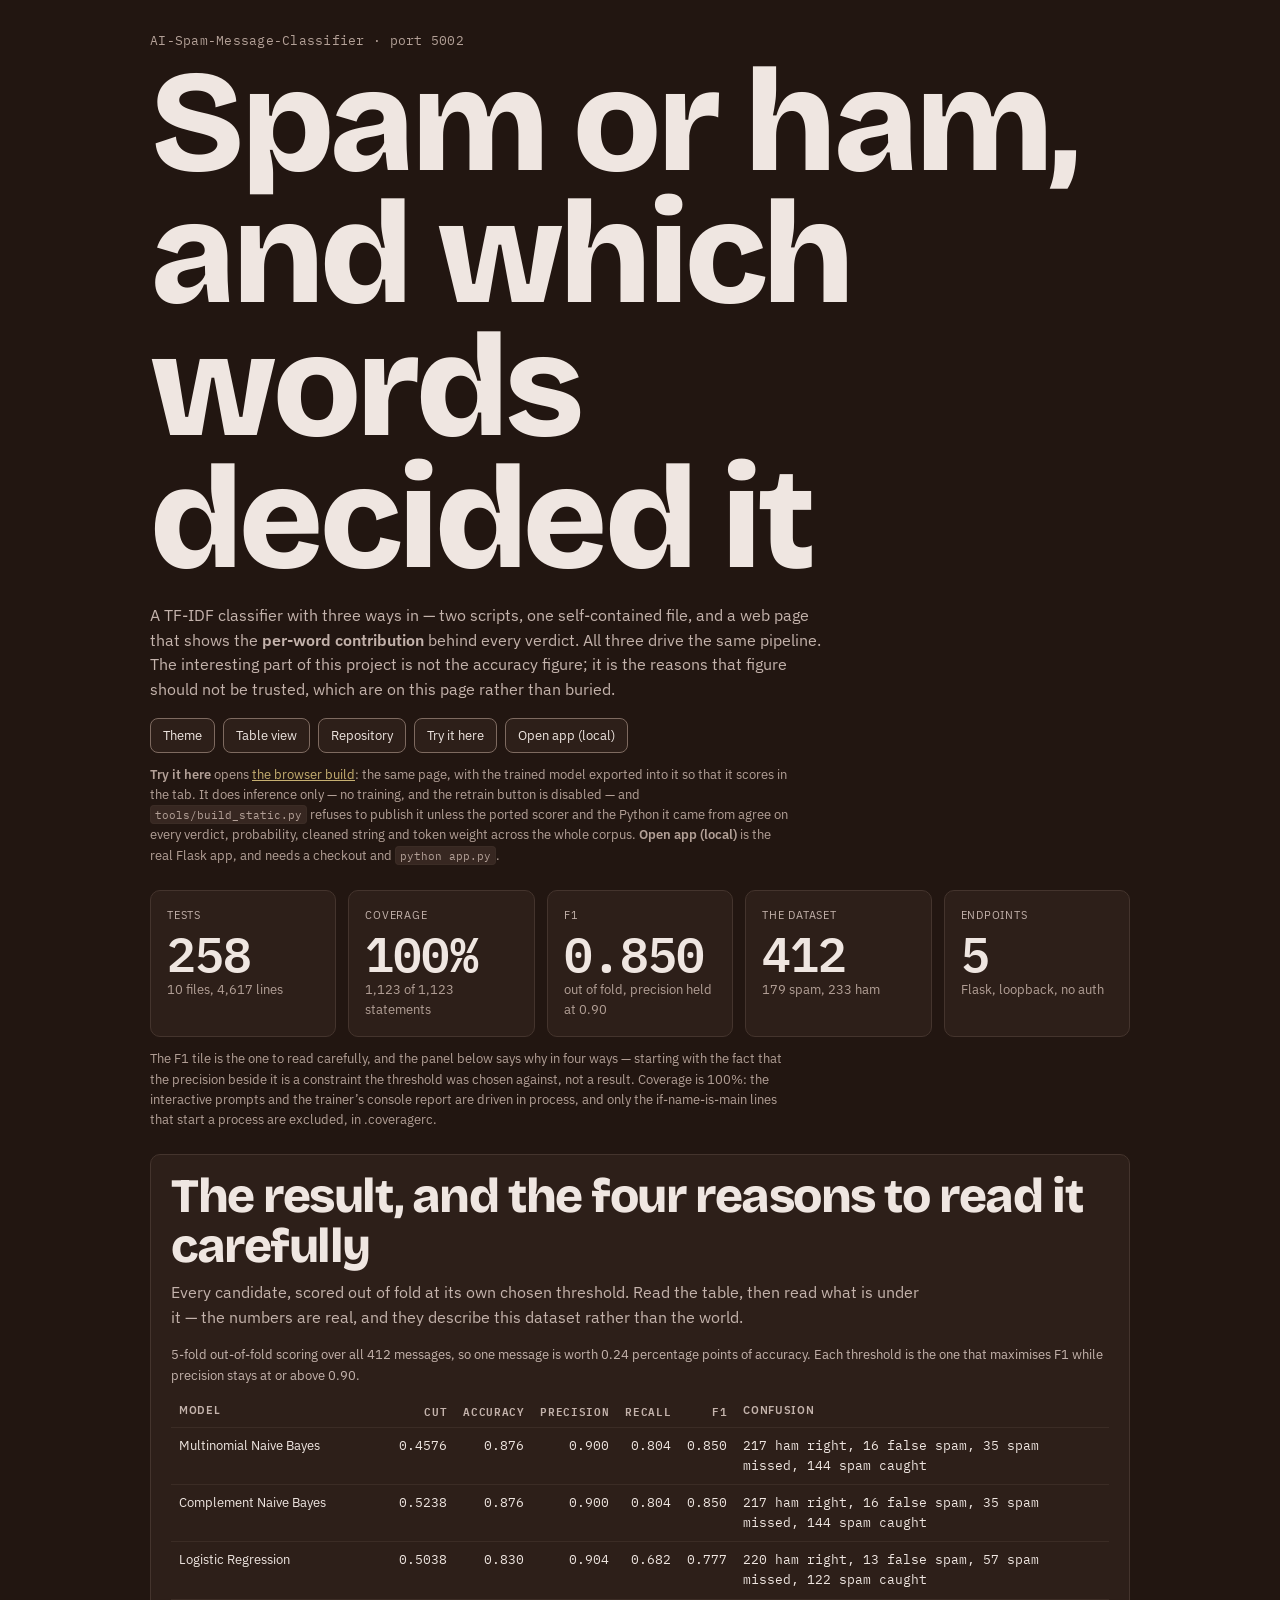
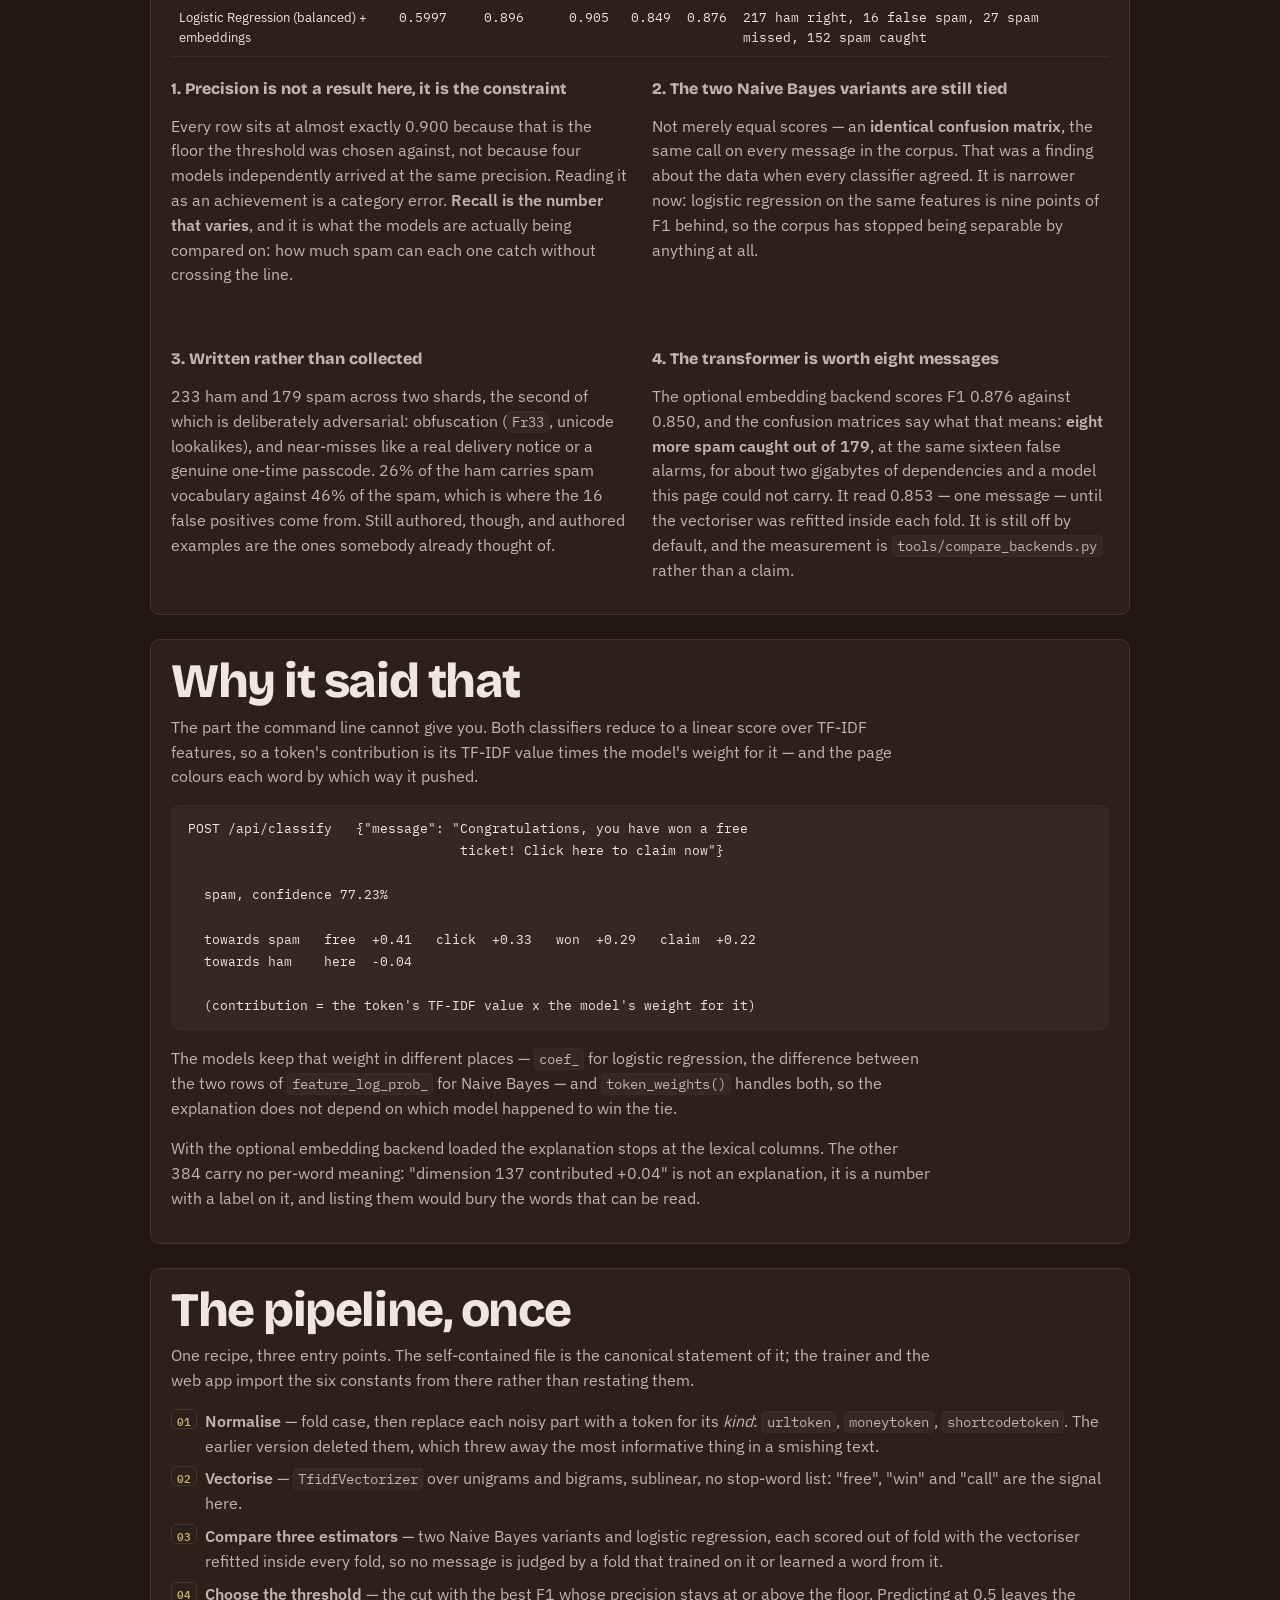
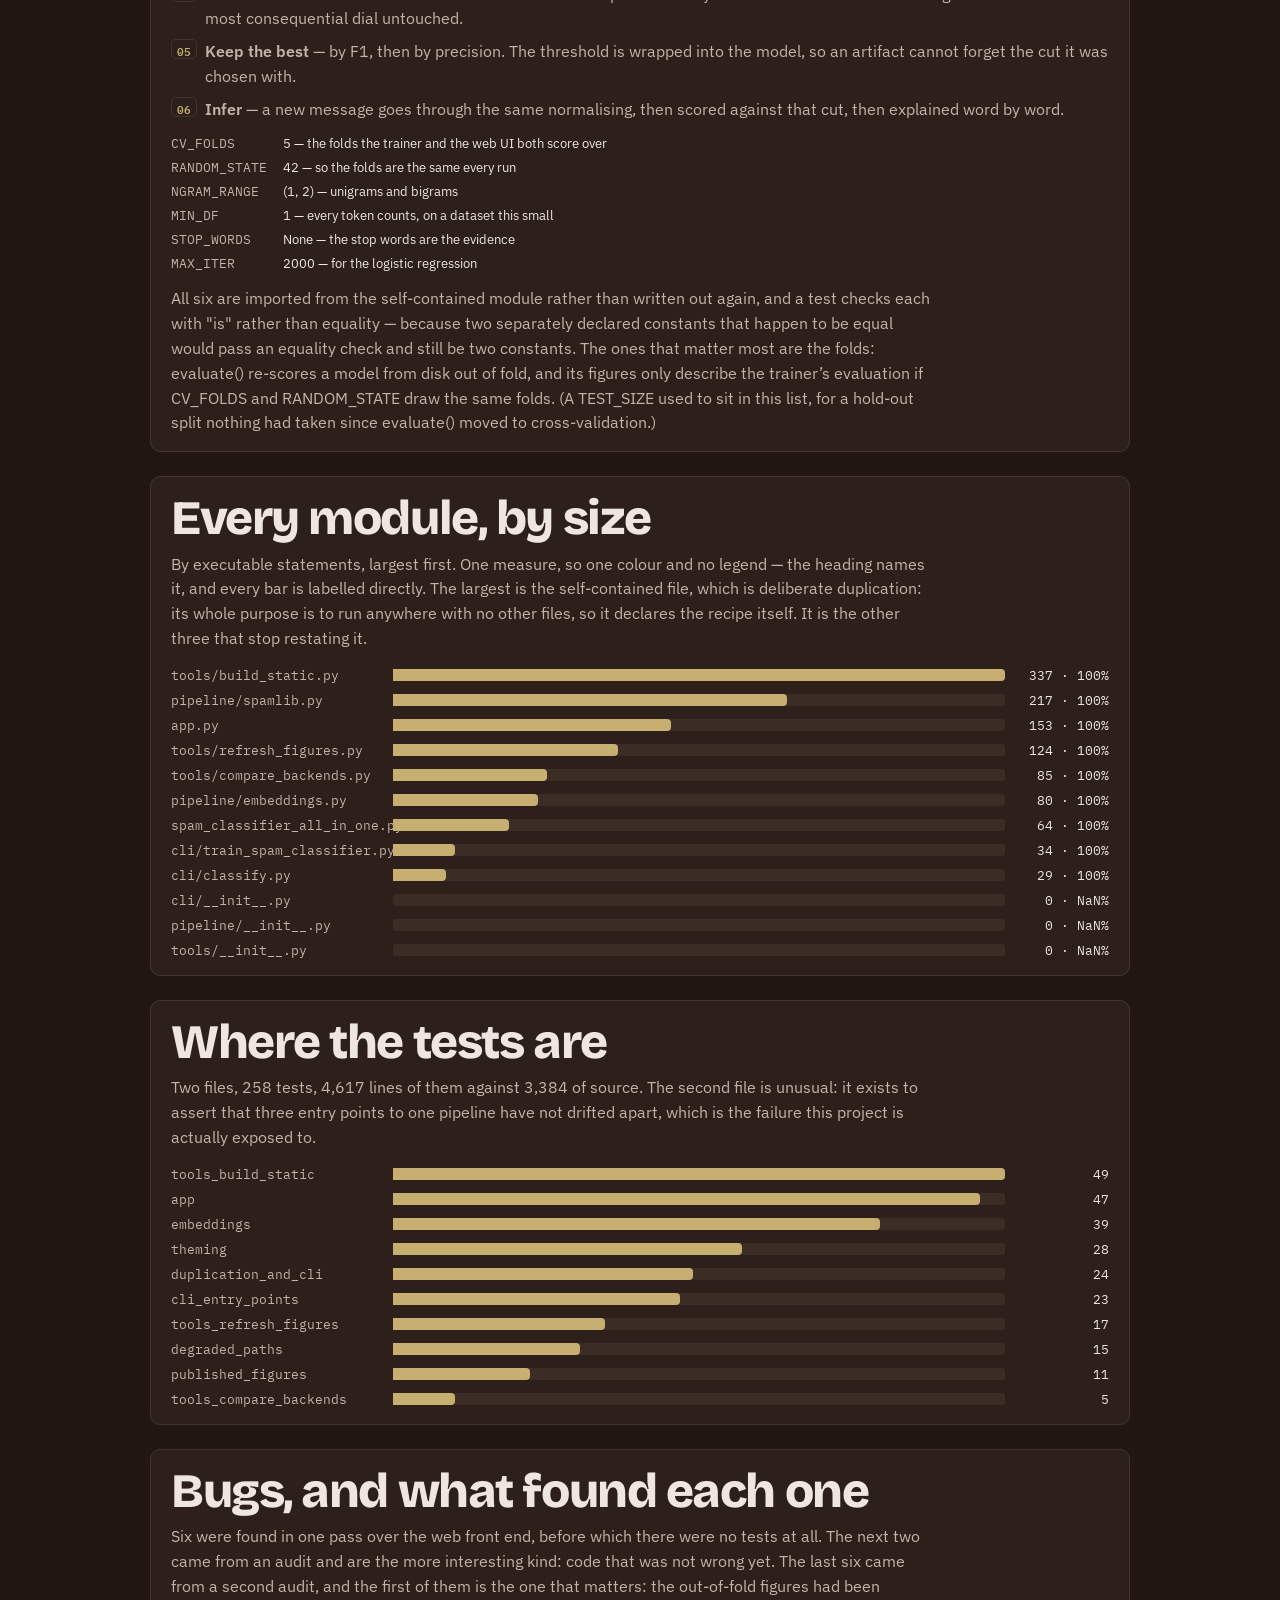
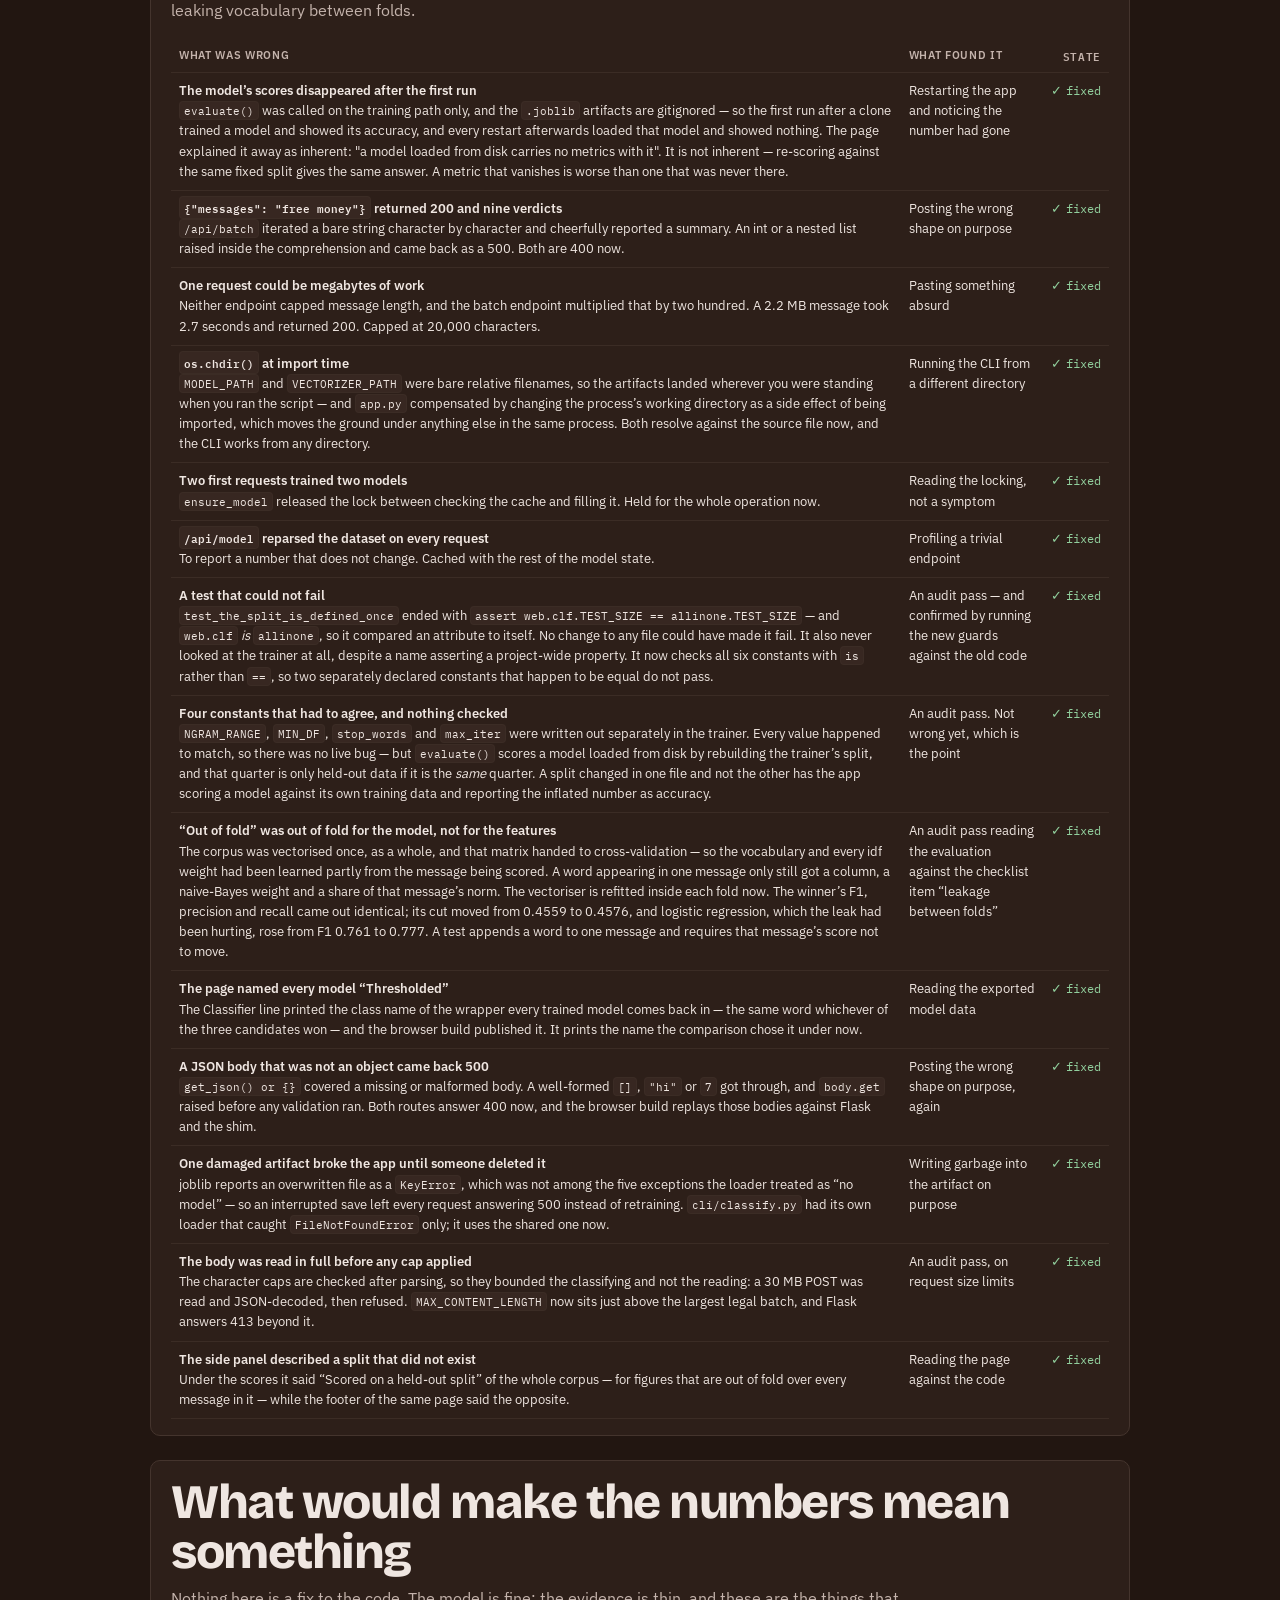
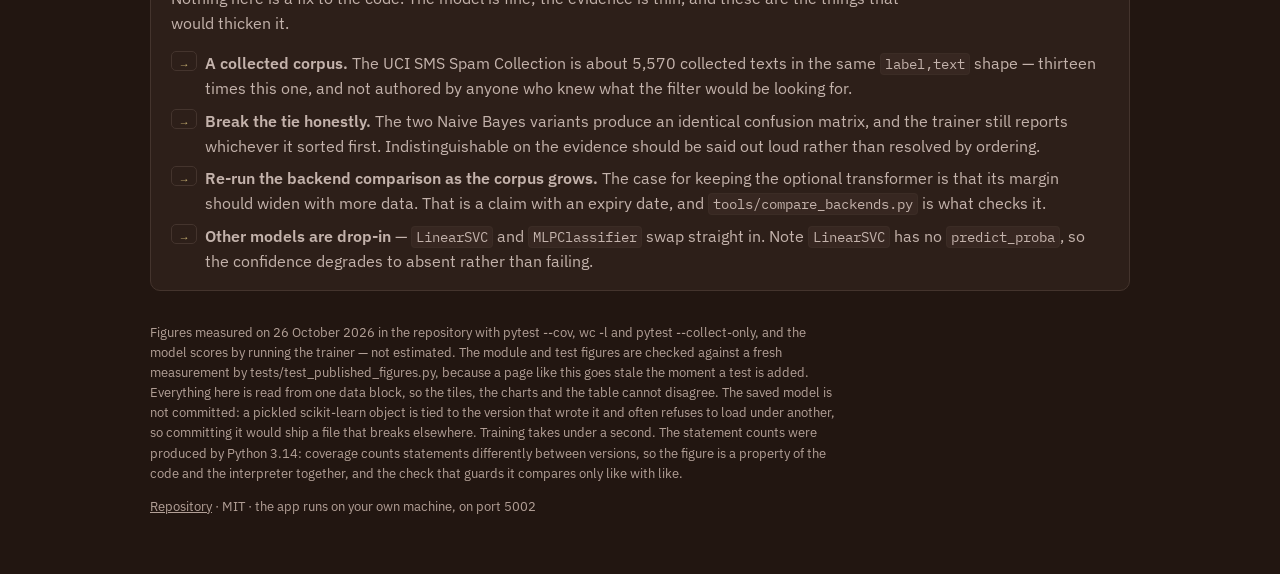
<file: docs/index.html>
<!DOCTYPE html>
<html lang="en" class="theme-dark">
<head>
<meta charset="utf-8">
<meta name="viewport" content="width=device-width, initial-scale=1">
<title>AI Spam Message Classifier — overview</title>
<meta name="description" content="A TF-IDF spam classifier with three ways in — scripts, one self-contained file, and a web UI that shows which words drove each verdict. Including why its own accuracy figure should be distrusted.">
<meta property="og:title" content="AI Spam Message Classifier">
<!-- No count in here. A figure typed into a meta tag is one nothing on the
     page derives, so it is the first thing to go stale. -->
<meta property="og:description" content="Spam or ham, with the words that decided it. Two models, one dataset small enough that a single message is worth five points of accuracy — and the page says so.">
<meta property="og:type" content="website">
<script>
/* Restores a theme picked on an earlier visit, ahead of first paint so it
 * never flashes. Not needed to theme the page: class="theme-dark" above does
 * that with or without JavaScript. The key is 'theme', shared by every page
 * on luke-zhang-cs-py.github.io, so one choice carries across the site. */
(function () {
  var saved = null;
  try { saved = localStorage.getItem('theme'); } catch (e) { /* storage blocked */ }
  if (/^[a-z]+$/.test(saved)) document.documentElement.classList.replace('theme-dark', 'theme-' + saved);
})();
</script>
<!-- Self-hosted type (see DESIGN.md): no request leaves this site. -->
<link rel="stylesheet" href="fonts.css">
<style>
/* ==========================================================================
 * DESIGN TOKENS -- the write-up template this family of project pages shares.
 * 1. Theme-independent tokens (spacing, type, shape) live on :root.
 * 2. Colour tokens live in one block per theme, keyed on a class on <html>.
 *    The markup carries class="theme-dark", so the page is themed with no
 *    JavaScript at all; the snippet in <head> only restores a saved choice.
 * 3. Component rules read semantic tokens only, never a raw colour.
 * To add a theme: copy a theme block, rename it .theme-<name>, set every
 * token in it, and add <name> to THEMES in the script at the bottom. Nothing
 * else changes, and tests/test_theming.py checks the new block's pairings.
 *
 * The thirteen core colour tokens are this repository's palette -- "Spam
 * Classifier", clay + wheat -- from the portfolio's design/palettes.json, used
 * as generated; the extra ones (success, warning, grid, track) are derived
 * from the same dominant hue and accent and stay muted. Every text pairing is
 * at least 4.5:1 and every UI pairing at least 3:1 in both themes.
 * --color-warning (amber) is a fill only, always beside a glyph and a word --
 * never text on its own.
 * ========================================================================== */
:root {
  /* spacing: --space-N is N x 4px */
  --space-1: 4px; --space-2: 8px; --space-3: 12px; --space-4: 16px; --space-5: 20px;
  --space-6: 24px; --space-7: 28px; --space-8: 32px; --space-11: 44px;

  /* typography. The DESIGN.md scale: each step is 3x the one below it --
   * --text-sm for mono meta, --text-base for body copy and controls,
   * --text-xl for section headings and --text-display for the one headline.
   * --text-2xs and --text-xs are the only steps outside it, for table heads
   * and status flags. Display type is weight 200 or 800, nothing between. */
  --font-display: "Bricolage Grotesque", sans-serif;
  --font-sans: "IBM Plex Sans", sans-serif;
  --font-mono: "IBM Plex Mono", monospace;
  --text-2xs: 11px; --text-xs: 12px; --text-sm: 13px; --text-base: 16px;
  --text-xl: 48px; --text-display: clamp(64px, 14vw, 144px);
  --leading-display: .92; --leading-tight: 1.05; --leading-normal: 1.55; --leading-loose: 1.7;
  --weight-regular: 400; --weight-semibold: 600;
  --weight-display-light: 200; --weight-display: 800;
  --tracking-tight: -.03em; --tracking-mono: .02em; --tracking-caps: .07em; --tracking-label: .06em;

  /* shape */
  --radius-xs: 3px; --radius-sm: 4px; --radius-md: 5px; --radius-lg: 8px; --radius-xl: 10px;
}

/* ---- themes. :where(:root) has no specificity, so it is only the fallback for
 * an <html> with no theme class or an unknown one; any .theme-* block wins. */
:where(:root), .theme-dark {
  color-scheme: dark;
  --color-bg: #221611; --color-surface: #2D1F19; --color-surface-subtle: #372721;
  --color-border: #44342D; --color-border-strong: #7E6A60;
  --color-text-primary: #EFE6E1; --color-text-muted: #C4B3AC; --color-text-subtle: #B3A097;
  --color-accent: #C6AF71; --color-accent-hover: #DAC68F; --color-accent-subtle: #3B321A; --color-text-on-accent: #201A09;
  --color-danger: #DF7F78; --color-success: #91CF9D; --color-warning: #E1AD63;
  --color-grid: #3B2C25; --color-track: #3B2C25;
}
.theme-light {
  color-scheme: light;
  --color-bg: #FDF3EF; --color-surface: #FFFBF8; --color-surface-subtle: #F7EAE4;
  --color-border: #E6D7D1; --color-border-strong: #9D877D;
  --color-text-primary: #2F231E; --color-text-muted: #6A564D; --color-text-subtle: #78645B;
  --color-accent: #7C6628; --color-accent-hover: #645014; --color-accent-subtle: #EEE4CB; --color-text-on-accent: #FDFAF3;
  --color-danger: #A83634; --color-success: #20512D; --color-warning: #CD9A50;
  --color-grid: #F0E5E1; --color-track: #F0E5E1;
}

* { box-sizing: border-box; }
html, body { margin: 0; }
.viz-root {
  padding: var(--space-8) var(--space-6) var(--space-11);
  font: var(--text-base)/var(--leading-normal) var(--font-sans);
  background: var(--color-bg); color: var(--color-text-primary);
  min-height: 100vh;
}
main { max-width: 980px; margin: 0 auto; }

.crumb {
  margin: 0 0 var(--space-2); font: var(--weight-regular) var(--text-sm) var(--font-mono); color: var(--color-text-subtle);
  letter-spacing: var(--tracking-mono);
}
h1 {
  font: var(--weight-display) var(--text-display)/var(--leading-display) var(--font-display);
  margin: 0 0 var(--space-4); letter-spacing: var(--tracking-tight); overflow-wrap: break-word;
}
.lede { color: var(--color-text-muted); margin: 0; font-size: var(--text-base); max-width: 68ch; }
.head { display: flex; justify-content: space-between; align-items: flex-start; gap: var(--space-4); flex-wrap: wrap; }
.controls { display: flex; gap: var(--space-2); flex-wrap: wrap; }
button, .btn {
  font: var(--weight-regular) var(--text-sm) var(--font-sans); cursor: pointer; text-decoration: none;
  display: inline-block;
  background: var(--color-surface); color: var(--color-text-primary);
  border: 1px solid var(--color-border-strong); border-radius: var(--radius-lg); padding: var(--space-2) var(--space-3);
}
button:hover, .btn:hover { border-color: var(--color-text-subtle); }
button:focus-visible, .btn:focus-visible, a:focus-visible { outline: 2px solid var(--color-accent); outline-offset: 2px; }
button[aria-pressed="true"] { border-color: var(--color-accent); color: var(--color-accent); }

/* ------------------------------------------------------------ stat tiles */
/* A bare stat tile is the one form that ships without a hover layer: there is
 * no plot to interrogate, just the figure and what it counts. */
.tiles { display: grid; grid-template-columns: repeat(auto-fit, minmax(156px, 1fr)); gap: var(--space-3); margin: var(--space-6) 0 var(--space-2); }
.tile { background: var(--color-surface); border: 1px solid var(--color-border); border-radius: var(--radius-xl); padding: var(--space-4); }
.tile .k { display: block; color: var(--color-text-muted); font-size: var(--text-2xs); text-transform: uppercase; letter-spacing: var(--tracking-caps); }
.tile .v { display: block; margin-top: var(--space-1); font: var(--weight-semibold) var(--text-xl)/var(--leading-tight) var(--font-mono); font-variant-numeric: tabular-nums; letter-spacing: -.02em; }
.tile .n { display: block; margin-top: 2px; color: var(--color-text-subtle); font-size: var(--text-sm); }

.note { color: var(--color-text-subtle); font-size: var(--text-sm); max-width: 80ch; margin: var(--space-3) 0 0; }

/* ---------------------------------------------------------------- panels */
.panel { background: var(--color-surface); border: 1px solid var(--color-border); border-radius: var(--radius-xl); padding: var(--space-4) var(--space-5); margin-top: var(--space-6); }
.panel h2 {
  margin: 0 0 var(--space-2); font: var(--weight-display) var(--text-xl)/var(--leading-tight) var(--font-display);
  letter-spacing: var(--tracking-tight); overflow-wrap: break-word;
}
.panel h3 { margin: var(--space-6) 0 var(--space-2); font: var(--weight-display) var(--text-base)/var(--leading-tight) var(--font-display); color: var(--color-text-muted); }
.panel .sub { margin: 0 0 var(--space-4); color: var(--color-text-muted); font-size: var(--text-base); max-width: 76ch; }
.panel p { font-size: var(--text-base); color: var(--color-text-muted); max-width: 76ch; }
/* min(…, 100%) and the panel's own scroll keep a phone at 390px from scrolling
 * the whole page sideways: the model table is wider than a phone, so it
 * scrolls inside its panel instead. */
.panel { overflow-x: auto; }
.split { display: grid; grid-template-columns: repeat(auto-fit, minmax(min(330px, 100%), 1fr)); gap: var(--space-6); }

/* Thin marks on a recessive track, 4px rounding on the data end only so the
 * mark stays anchored flat to the baseline it grows from. */
.bars { display: grid; gap: var(--space-2); }
/* 210px for the label, not the 118px the sibling pages use: the longest
   module name here is spam_classifier_all_in_one.py, which measured 199px
   and was being clipped — a clipped name is one the reader cannot look up. */
.bar { display: grid; grid-template-columns: 210px 1fr 92px; gap: var(--space-3); align-items: center; }
.bar .lab { font: var(--weight-regular) var(--text-sm) var(--font-mono); color: var(--color-text-muted); }
.bar .rail { position: relative; height: 12px; background: var(--color-track); border-radius: var(--radius-xs); }
.bar .fill { position: absolute; inset: 0 auto 0 0; background: var(--color-accent); border-radius: 0 var(--radius-sm) var(--radius-sm) 0; }
.bar .val { text-align: right; font: var(--weight-regular) var(--text-sm) var(--font-mono); font-variant-numeric: tabular-nums; color: var(--color-text-primary); }
.bar:hover .rail { outline: 2px solid var(--color-border); outline-offset: 2px; }

/* ----------------------------------------------------------------- table */
table { width: 100%; border-collapse: collapse; }
caption { text-align: left; color: var(--color-text-muted); font-size: var(--text-sm); padding-bottom: var(--space-2); }
th, td { text-align: left; padding: var(--space-2); border-bottom: 1px solid var(--color-grid); font-size: var(--text-sm); vertical-align: top; }
th { color: var(--color-text-muted); font-size: var(--text-2xs); font-weight: var(--weight-semibold); text-transform: uppercase; letter-spacing: var(--tracking-label); }
td.num, th.num { text-align: right; font-family: var(--font-mono); font-variant-numeric: tabular-nums; }
td.mono { font-family: var(--font-mono); font-size: var(--text-sm); }
tr.total td { border-bottom: none; font-weight: var(--weight-semibold); }
[hidden] { display: none !important; }

code { font-family: var(--font-mono); font-size: .875em; background: var(--color-surface-subtle); border: 1px solid var(--color-grid); border-radius: var(--radius-sm); padding: 1px var(--space-1); }
pre {
  background: var(--color-surface-subtle); border: 1px solid var(--color-grid); border-radius: var(--radius-lg);
  padding: var(--space-3) var(--space-4); overflow-x: auto;
  font: var(--text-sm)/var(--leading-loose) var(--font-mono); color: var(--color-text-primary); margin: var(--space-3) 0 0;
}

/* Numbered steps. */
.flow { list-style: none; margin: var(--space-3) 0 0; padding: 0; display: grid; gap: var(--space-2); }
.flow li { display: grid; grid-template-columns: 26px 1fr; gap: var(--space-2); font-size: var(--text-base); color: var(--color-text-muted); }
.step {
  font: var(--weight-semibold) var(--text-2xs) var(--font-mono); font-variant-numeric: tabular-nums; color: var(--color-accent);
  border: 1px solid var(--color-border); border-radius: var(--radius-md);
  text-align: center; padding: 1px 0; height: 20px;
}

/* Status. Never colour alone: each carries a glyph and a word, which is what
 * makes the sub-3:1 amber legal. */
.flag { display: inline-flex; align-items: center; gap: var(--space-1); font: var(--weight-regular) var(--text-xs) var(--font-mono); white-space: nowrap; }
.flag .g { font-size: var(--text-sm); }
.flag.good { color: var(--color-success); }
/* Amber is not held to 3:1 -- the light theme's is under it -- so it is never
 * the colour of a word: the word stays in the text colour and only the glyph
 * beside it is amber. */
.flag.warn { color: var(--color-text-primary); }
.flag.warn .g { color: var(--color-warning); }
.flag.crit { color: var(--color-danger); }

dl.kv { display: grid; grid-template-columns: auto 1fr; gap: var(--space-1) var(--space-4); margin: var(--space-3) 0 0; font-size: var(--text-sm); }
dl.kv dt { color: var(--color-text-muted); font-family: var(--font-mono); font-size: var(--text-sm); }
dl.kv dd { margin: 0; }

footer { margin-top: var(--space-8); color: var(--color-text-subtle); font-size: var(--text-sm); max-width: 86ch; }
/* Links read the accent. Unstyled, they took the browser's own #0000ee,
 * which is 2.3:1 on the dark plane. */
a { color: var(--color-accent); }
footer a { color: inherit; }
</style>
</head>

<body class="viz-root">
<main>

<div class="head">
  <div>
    <p class="crumb">AI-Spam-Message-Classifier &middot; port 5002</p>
    <h1>Spam or ham, and which words decided it</h1>
    <p class="lede">
      A TF-IDF classifier with three ways in — two scripts, one
      self-contained file, and a web page that shows the
      <strong>per-word contribution</strong> behind every verdict. All three
      drive the same pipeline. The interesting part of this project is not
      the accuracy figure; it is the reasons that figure should not be
      trusted, which are on this page rather than buried.
    </p>
  </div>
  <div class="controls">
    <button id="themeBtn" type="button" aria-label="Switch to light theme">Theme</button>
    <button id="tableBtn" type="button" aria-pressed="false">Table view</button>
    <a class="btn" href="https://github.com/luke-zhang-cs-py/AI-Spam-Message-Classifier">Repository</a>
    <a class="btn" href="app/"
       title="The exported model, scored in your browser — no Python needed">Try it here</a>
    <a class="btn" id="localBtn" href="http://127.0.0.1:5002/"
       title="Only works on a machine that is running the app">Open app (local)</a>
  </div>
</div>

<!-- "Open app (local)" only works for somebody who has already cloned the
     repository and started a server, which is nobody arriving at this page.
     docs/app/ is the same page with the fitted model exported into it,
     generated by tools/build_static.py. -->
<p class="note">
  <strong>Try it here</strong> opens <a href="app/">the browser build</a>: the
  same page, with the trained model exported into it so that it scores in the
  tab. It does inference only — no training, and the retrain button is
  disabled — and <code>tools/build_static.py</code> refuses to publish it
  unless the ported scorer and the Python it came from agree on every verdict,
  probability, cleaned string and token weight across the whole corpus.
  <strong>Open app (local)</strong> is the real Flask app, and needs a checkout
  and <code>python app.py</code>.
</p>

<section class="tiles" id="tiles" aria-label="Headline figures"></section>
<p class="note" id="tilesNote"></p>

<!-- ==================================================== the result -->
<section class="panel">
  <h2>The result, and the four reasons to read it carefully</h2>
  <p class="sub">
    Every candidate, scored out of fold at its own chosen threshold. Read the
    table, then read what is under it — the numbers are real, and they
    describe this dataset rather than the world.
  </p>
  <table>
    <caption id="modelCaption"></caption>
    <thead>
      <tr><th>Model</th><th class="num">Cut</th><th class="num">Accuracy</th>
          <th class="num">Precision</th>
          <th class="num">Recall</th><th class="num">F1</th><th>Confusion</th></tr>
    </thead>
    <tbody id="modelBody"></tbody>
  </table>

  <div class="split">
    <div>
      <h3>1. Precision is not a result here, it is the constraint</h3>
      <p>
        Every row sits at almost exactly 0.900 because that is the floor the
        threshold was chosen against, not because four models independently
        arrived at the same precision. Reading it as an achievement is a
        category error. <strong>Recall is the number that varies</strong>, and
        it is what the models are actually being compared on: how much spam
        can each one catch without crossing the line.
      </p>
    </div>
    <div>
      <h3>2. The two Naive Bayes variants are still tied</h3>
      <p>
        Not merely equal scores — an <strong>identical confusion
        matrix</strong>, the same call on every message in the corpus. That
        was a finding about the data when every classifier agreed. It is
        narrower now: logistic regression on the same features is nine points
        of F1 behind, so the corpus has stopped being separable by anything
        at all.
      </p>
    </div>
    <div>
      <h3>3. Written rather than collected</h3>
      <p id="corpusNote"></p>
    </div>
    <div>
      <h3>4. The transformer is worth eight messages</h3>
      <p>
        The optional embedding backend scores F1 0.876 against 0.850, and the
        confusion matrices say what that means: <strong>eight more spam caught
        out of 179</strong>, at the same sixteen false alarms, for about two
        gigabytes of dependencies and a model this page could not carry. It
        read 0.853 &mdash; one message &mdash; until the vectoriser was
        refitted inside each fold. It is still off by default, and the
        measurement is <code>tools/compare_backends.py</code> rather than a
        claim.
      </p>
    </div>
  </div>
</section>

<!-- =============================================== the explanation -->
<section class="panel">
  <h2>Why it said that</h2>
  <p class="sub">
    The part the command line cannot give you. Both classifiers reduce to a
    linear score over TF-IDF features, so a token's contribution is its
    TF-IDF value times the model's weight for it — and the page colours each
    word by which way it pushed.
  </p>
  <pre id="explainSample"></pre>
  <p>
    The models keep that weight in different places —
    <code>coef_</code> for logistic regression, the difference between the
    two rows of <code>feature_log_prob_</code> for Naive Bayes — and
    <code>token_weights()</code> handles both, so the explanation does not
    depend on which model happened to win the tie.
  </p>
  <p>
    With the optional embedding backend loaded the explanation stops at the
    lexical columns. The other 384 carry no per-word meaning: "dimension 137
    contributed +0.04" is not an explanation, it is a number with a label on
    it, and listing them would bury the words that can be read.
  </p>
</section>

<!-- ================================================== the pipeline -->
<section class="panel">
  <h2>The pipeline, once</h2>
  <p class="sub">
    One recipe, three entry points. The self-contained file is the canonical
    statement of it; the trainer and the web app import the six constants
    from there rather than restating them.
  </p>
  <ul class="flow" id="stepList"></ul>
  <dl class="kv" id="constKv"></dl>
  <p class="note" id="constNote"></p>
</section>

<!-- ==================================================== the source -->
<section class="panel" id="modulePanel">
  <h2>Every module, by size</h2>
  <p class="sub" id="moduleSub"></p>
  <div id="moduleBars" class="bars"></div>
</section>

<section class="panel" id="testPanel">
  <h2>Where the tests are</h2>
  <p class="sub" id="testSub"></p>
  <div id="testBars" class="bars"></div>
</section>

<section class="panel" id="tablePanel" hidden>
  <table>
    <caption>Every module with its size, statements, coverage and what it is
      for. The same data as the two charts above.</caption>
    <thead>
      <tr><th>Module</th><th class="num">Lines</th><th class="num">Stmts</th>
          <th class="num">Covered</th><th>What it does</th></tr>
    </thead>
    <tbody id="tableBody"></tbody>
  </table>
</section>

<!-- ======================================================= the bugs -->
<section class="panel">
  <h2>Bugs, and what found each one</h2>
  <p class="sub">
    Six were found in one pass over the web front end, before which there
    were no tests at all. The next two came from an audit and are the more
    interesting kind: code that was not wrong yet. The last six came from a
    second audit, and the first of them is the one that matters: the
    out-of-fold figures had been leaking vocabulary between folds.
  </p>
  <table>
    <thead>
      <tr><th>What was wrong</th><th>What found it</th><th class="num">State</th></tr>
    </thead>
    <tbody id="bugBody"></tbody>
  </table>
</section>

<!-- ======================================================= the next -->
<section class="panel">
  <h2>What would make the numbers mean something</h2>
  <p class="sub">
    Nothing here is a fix to the code. The model is fine; the evidence is
    thin, and these are the things that would thicken it.
  </p>
  <ul class="flow" id="nextList"></ul>
</section>

<footer>
  <p id="footNote"></p>
  <p>
    <a href="https://github.com/luke-zhang-cs-py/AI-Spam-Message-Classifier">Repository</a>
    &middot; MIT &middot; the app runs on your own machine, on port 5002
  </p>
</footer>

</main>

<script>
'use strict';

/* Every number on this page is read from here, so the tiles, the charts and
 * the table cannot drift apart.
 *
 * Measured on 11 September 2026 in the repository: `pytest -q --cov` for the
 * statements and what is uncovered, `wc -l` for length, `pytest
 * --collect-only -q` for the test counts, and the model scores by running
 * train_spam_classifier.py. Not estimated. tests/test_published_figures.py
 * checks the module and test figures against a fresh measurement, and
 * `python tools/refresh_figures.py` rewrites them. */

var MODULES = [
  { name: 'tools/build_static.py',         lines: 1115, stmts: 337, missed:  0, does: 'builds docs/app, and refuses to if the JavaScript port disagrees with the Python' },
  { name: 'pipeline/spamlib.py',           lines: 647, stmts: 217, missed:  0, does: 'the one implementation: normalising, model choice, the tuned threshold' },
  { name: 'app.py',                        lines: 479, stmts: 153, missed:  0, does: 'the web UI, five endpoints, and the per-word explanation' },
  { name: 'tools/refresh_figures.py',      lines: 235, stmts: 124, missed:  0, does: 'measures the figures on this page and rewrites them' },
  { name: 'tools/compare_backends.py',     lines: 183, stmts:  85, missed:  0, does: 'scores tf-idf against the optional embeddings under one shared split' },
  { name: 'pipeline/embeddings.py',        lines: 293, stmts:  80, missed:  0, does: 'the optional transformer backend, off by default and measured' },
  { name: 'spam_classifier_all_in_one.py', lines: 197, stmts:  64, missed:  0, does: 'the end-to-end demo and CLI; the pipeline itself moved to spamlib' },
  { name: 'cli/train_spam_classifier.py',  lines: 111, stmts:  34, missed:  0, does: 'trains both models, compares them, saves the winner' },
  { name: 'cli/classify.py',               lines: 104, stmts:  29, missed:  0, does: 'one message from the command line, or an interactive loop' },
  { name: 'cli/__init__.py',               lines:   7, stmts:   0, missed:  0, does: 'the package: train it, then ask it about a message' },
  { name: 'pipeline/__init__.py',          lines:   6, stmts:   0, missed:  0, does: 'the package: the filter, and its one optional backend' },
  { name: 'tools/__init__.py',             lines:   7, stmts:   0, missed:  0, does: 'not imported; there so coverage shows an untested script here at 0%' }
];

var TESTS = [
  { file: 'test_tools_build_static.py',     n: 49, of: 'the docs/app build: its refusals, its four passes and --prove, with a stand-in browser' },
  { file: 'test_app.py',                    n: 47, of: 'the five endpoints, the caps, and the vanishing metrics' },
  { file: 'test_embeddings.py',             n: 39, of: 'the optional backend, almost all of it without torch installed' },
  { file: 'test_theming.py',                n: 28, of: 'the colour themes: complete blocks, every pair at WCAG AA, dark without JavaScript, the toggle' },
  { file: 'test_duplication_and_cli.py',    n: 24, of: 'that the three entry points share one recipe' },
  { file: 'test_cli_entry_points.py',       n: 23, of: 'both command lines driven in process, where coverage can see them' },
  { file: 'test_tools_refresh_figures.py',  n: 17, of: 'the script that rewrites this page, with both of its runs replaced' },
  { file: 'test_degraded_paths.py',         n: 15, of: 'the fallback corpus, an unreachable floor, a model with no weights' },
  { file: 'test_published_figures.py',      n: 11, of: 'the numbers on this page, against a fresh measurement' },
  { file: 'test_tools_compare_backends.py', n:  5, of: 'the backend comparison, with a stand-in encoder and a smaller corpus' }
];

var TEST_LINES = 4617;

/* Which interpreter produced the statement counts above. It matters: coverage
 * counts a `with` block or a multi-line call differently between versions, so
 * the same unchanged file measures a different number of statements under a
 * different Python. The guard compares only when the running one is this one,
 * and skips with a reason otherwise -- which is why this line exists rather
 * than the check simply failing on a CI runner. */
var MEASURED_WITH = 'Python 3.14';
var ROUTE_COUNT = 5;

/* From data/*.csv and a run of the trainer. Regenerate with
 * `python tools/compare_backends.py`, which scores every row of the table
 * below under one shared split. */
var DATA = { messages: 412, spam: 179, ham: 233, folds: 5, floor: 0.90 };

/* Out-of-fold: every probability comes from a fold that did not train on the
 * message it scores -- the vectoriser included, refitted inside each fold --
 * so all 412 are held-out data exactly once. The last row
 * is the optional embedding backend, which is off by default. */
var MODELS = [
  { name: 'Multinomial Naive Bayes', threshold: 0.4576, accuracy: 0.876,
    precision: 0.900, recall: 0.804, f1: 0.850, tn: 217, fp: 16, fn: 35, tp: 144 },
  { name: 'Complement Naive Bayes', threshold: 0.5238, accuracy: 0.876,
    precision: 0.900, recall: 0.804, f1: 0.850, tn: 217, fp: 16, fn: 35, tp: 144 },
  { name: 'Logistic Regression', threshold: 0.5038, accuracy: 0.830,
    precision: 0.904, recall: 0.682, f1: 0.777, tn: 220, fp: 13, fn: 57, tp: 122 },
  { name: 'Logistic Regression (balanced) + embeddings', threshold: 0.5997,
    accuracy: 0.896,
    precision: 0.905, recall: 0.849, f1: 0.876, tn: 217, fp: 16, fn: 27, tp: 152 }
];

var STEPS = [
  '<strong>Normalise</strong> — fold case, then replace each noisy part with a token for its <em>kind</em>: <code>urltoken</code>, <code>moneytoken</code>, <code>shortcodetoken</code>. The earlier version deleted them, which threw away the most informative thing in a smishing text.',
  '<strong>Vectorise</strong> — <code>TfidfVectorizer</code> over unigrams and bigrams, sublinear, no stop-word list: "free", "win" and "call" are the signal here.',
  '<strong>Compare three estimators</strong> — two Naive Bayes variants and logistic regression, each scored out of fold with the vectoriser refitted inside every fold, so no message is judged by a fold that trained on it or learned a word from it.',
  '<strong>Choose the threshold</strong> — the cut with the best F1 whose precision stays at or above the floor. Predicting at 0.5 leaves the most consequential dial untouched.',
  '<strong>Keep the best</strong> — by F1, then by precision. The threshold is wrapped into the model, so an artifact cannot forget the cut it was chosen with.',
  '<strong>Infer</strong> — a new message goes through the same normalising, then scored against that cut, then explained word by word.'
];

/* The six constants the three entry points must agree on, checked with `is`
 * rather than equality by tests/test_duplication_and_cli.py. */
var CONSTANTS = [
  ['CV_FOLDS', '5 — the folds the trainer and the web UI both score over'],
  ['RANDOM_STATE', '42 — so the folds are the same every run'],
  ['NGRAM_RANGE', '(1, 2) — unigrams and bigrams'],
  ['MIN_DF', '1 — every token counts, on a dataset this small'],
  ['STOP_WORDS', 'None — the stop words are the evidence'],
  ['MAX_ITER', '2000 — for the logistic regression']
];

/* Authored prose with intentional markup, kept out of esc() deliberately --
 * see drawBugs, which says so. Nothing here comes from a user. */
var BUGS = [
  ['The model’s scores disappeared after the first run',
   '<code>evaluate()</code> was called on the training path only, and the <code>.joblib</code> artifacts are gitignored — so the first run after a clone trained a model and showed its accuracy, and every restart afterwards loaded that model and showed nothing. The page explained it away as inherent: "a model loaded from disk carries no metrics with it". It is not inherent — re-scoring against the same fixed split gives the same answer. A metric that vanishes is worse than one that was never there.',
   'Restarting the app and noticing the number had gone', 'fixed'],
  ['<code>{"messages": "free money"}</code> returned 200 and nine verdicts',
   '<code>/api/batch</code> iterated a bare string character by character and cheerfully reported a summary. An int or a nested list raised inside the comprehension and came back as a 500. Both are 400 now.',
   'Posting the wrong shape on purpose', 'fixed'],
  ['One request could be megabytes of work',
   'Neither endpoint capped message length, and the batch endpoint multiplied that by two hundred. A 2.2 MB message took 2.7 seconds and returned 200. Capped at 20,000 characters.',
   'Pasting something absurd', 'fixed'],
  ['<code>os.chdir()</code> at import time',
   '<code>MODEL_PATH</code> and <code>VECTORIZER_PATH</code> were bare relative filenames, so the artifacts landed wherever you were standing when you ran the script — and <code>app.py</code> compensated by changing the process’s working directory as a side effect of being imported, which moves the ground under anything else in the same process. Both resolve against the source file now, and the CLI works from any directory.',
   'Running the CLI from a different directory', 'fixed'],
  ['Two first requests trained two models',
   '<code>ensure_model</code> released the lock between checking the cache and filling it. Held for the whole operation now.',
   'Reading the locking, not a symptom', 'fixed'],
  ['<code>/api/model</code> reparsed the dataset on every request',
   'To report a number that does not change. Cached with the rest of the model state.',
   'Profiling a trivial endpoint', 'fixed'],
  ['A test that could not fail',
   '<code>test_the_split_is_defined_once</code> ended with <code>assert web.clf.TEST_SIZE == allinone.TEST_SIZE</code> — and <code>web.clf</code> <em>is</em> <code>allinone</code>, so it compared an attribute to itself. No change to any file could have made it fail. It also never looked at the trainer at all, despite a name asserting a project-wide property. It now checks all six constants with <code>is</code> rather than <code>==</code>, so two separately declared constants that happen to be equal do not pass.',
   'An audit pass — and confirmed by running the new guards against the old code', 'fixed'],
  ['Four constants that had to agree, and nothing checked',
   '<code>NGRAM_RANGE</code>, <code>MIN_DF</code>, <code>stop_words</code> and <code>max_iter</code> were written out separately in the trainer. Every value happened to match, so there was no live bug — but <code>evaluate()</code> scores a model loaded from disk by rebuilding the trainer’s split, and that quarter is only held-out data if it is the <em>same</em> quarter. A split changed in one file and not the other has the app scoring a model against its own training data and reporting the inflated number as accuracy.',
   'An audit pass. Not wrong yet, which is the point', 'fixed'],
  ['“Out of fold” was out of fold for the model, not for the features',
   'The corpus was vectorised once, as a whole, and that matrix handed to cross-validation — so the vocabulary and every idf weight had been learned partly from the message being scored. A word appearing in one message only still got a column, a naive-Bayes weight and a share of that message’s norm. The vectoriser is refitted inside each fold now. The winner’s F1, precision and recall came out identical; its cut moved from 0.4559 to 0.4576, and logistic regression, which the leak had been hurting, rose from F1 0.761 to 0.777. A test appends a word to one message and requires that message’s score not to move.',
   'An audit pass reading the evaluation against the checklist item “leakage between folds”', 'fixed'],
  ['The page named every model “Thresholded”',
   'The Classifier line printed the class name of the wrapper every trained model comes back in — the same word whichever of the three candidates won — and the browser build published it. It prints the name the comparison chose it under now.',
   'Reading the exported model data', 'fixed'],
  ['A JSON body that was not an object came back 500',
   '<code>get_json() or {}</code> covered a missing or malformed body. A well-formed <code>[]</code>, <code>"hi"</code> or <code>7</code> got through, and <code>body.get</code> raised before any validation ran. Both routes answer 400 now, and the browser build replays those bodies against Flask and the shim.',
   'Posting the wrong shape on purpose, again', 'fixed'],
  ['One damaged artifact broke the app until someone deleted it',
   'joblib reports an overwritten file as a <code>KeyError</code>, which was not among the five exceptions the loader treated as “no model” — so an interrupted save left every request answering 500 instead of retraining. <code>cli/classify.py</code> had its own loader that caught <code>FileNotFoundError</code> only; it uses the shared one now.',
   'Writing garbage into the artifact on purpose', 'fixed'],
  ['The body was read in full before any cap applied',
   'The character caps are checked after parsing, so they bounded the classifying and not the reading: a 30 MB POST was read and JSON-decoded, then refused. <code>MAX_CONTENT_LENGTH</code> now sits just above the largest legal batch, and Flask answers 413 beyond it.',
   'An audit pass, on request size limits', 'fixed'],
  ['The side panel described a split that did not exist',
   'Under the scores it said “Scored on a held-out split” of the whole corpus — for figures that are out of fold over every message in it — while the footer of the same page said the opposite.',
   'Reading the page against the code', 'fixed']
];

var NEXT = [
  '<strong>A collected corpus.</strong> The UCI SMS Spam Collection is about 5,570 collected texts in the same <code>label,text</code> shape — thirteen times this one, and not authored by anyone who knew what the filter would be looking for.',
  '<strong>Break the tie honestly.</strong> The two Naive Bayes variants produce an identical confusion matrix, and the trainer still reports whichever it sorted first. Indistinguishable on the evidence should be said out loud rather than resolved by ordering.',
  '<strong>Re-run the backend comparison as the corpus grows.</strong> The case for keeping the optional transformer is that its margin should widen with more data. That is a claim with an expiry date, and <code>tools/compare_backends.py</code> is what checks it.',
  '<strong>Other models are drop-in</strong> — <code>LinearSVC</code> and <code>MLPClassifier</code> swap straight in. Note <code>LinearSVC</code> has no <code>predict_proba</code>, so the confidence degrades to absent rather than failing.'
];

/* ------------------------------------------------------------- helpers */

function esc(s) {
  return String(s).replace(/[&<>"]/g, function (c) {
    return { '&': '&amp;', '<': '&lt;', '>': '&gt;', '"': '&quot;' }[c];
  });
}
function el(id) { return document.getElementById(id); }
function covered(m) { return m.stmts - m.missed; }
function coverage(m) { return Math.round(100 * covered(m) / m.stmts); }
function sum(list, field) {
  return list.reduce(function (n, item) { return n + field(item); }, 0);
}

var STMTS = sum(MODULES, function (m) { return m.stmts; });
var COVERED = sum(MODULES, covered);
var LINES = sum(MODULES, function (m) { return m.lines; });
var TEST_COUNT = sum(TESTS, function (t) { return t.n; });

/* ---------------------------------------------------------------- tiles */

function drawTiles() {
  var tiles = [
    ['Tests', TEST_COUNT.toLocaleString(),
     TESTS.length + ' files, ' + TEST_LINES.toLocaleString() + ' lines'],
    ['Coverage', Math.round(100 * COVERED / STMTS) + '%',
     COVERED.toLocaleString() + ' of ' + STMTS.toLocaleString() + ' statements'],
    ['F1', MODELS[0].f1.toFixed(3),
     'out of fold, precision held at ' + DATA.floor.toFixed(2)],
    ['The dataset', DATA.messages,
     DATA.spam + ' spam, ' + DATA.ham + ' ham'],
    ['Endpoints', ROUTE_COUNT, 'Flask, loopback, no auth']
  ];
  el('tiles').innerHTML = tiles.map(function (t) {
    return '<div class="tile"><span class="k">' + esc(t[0]) +
      '</span><strong class="v">' + esc(t[1]) + '</strong>' +
      '<span class="n">' + esc(t[2]) + '</span></div>';
  }).join('');

  el('tilesNote').textContent =
    'The F1 tile is the one to read carefully, and the panel below says why ' +
    'in four ways — starting with the fact that the precision beside it is ' +
    'a constraint the threshold was chosen against, not a result. ' +
    'Coverage is ' + Math.round(100 * COVERED / STMTS) + '%' +
    /* This sentence used to explain the uncovered statements unconditionally,
     * so at full coverage it read "the uncovered 0 statements are the
     * printing". */
    (STMTS === COVERED
      ? ': the interactive prompts and the trainer’s console report are ' +
        'driven in process, and only the if-name-is-main lines that start a ' +
        'process are excluded, in .coveragerc.'
      : ': the uncovered ' + (STMTS - COVERED) + ' statements are the ' +
        'printing — the interactive input() loop, the console report the ' +
        'trainer writes, and the if-name-is-main blocks.');
}

/* --------------------------------------------------------------- charts */

function drawBars(id, rows, label, value, size, peak) {
  el(id).innerHTML = rows.map(function (row) {
    var width = (size(row) / peak * 100).toFixed(1);
    return '<div class="bar" title="' + esc(label(row) + ' — ' + value(row)) +
      '"><span class="lab">' + esc(label(row)) + '</span>' +
      '<span class="rail"><span class="fill" style="width:' + width +
      '%"></span></span>' +
      '<span class="val">' + esc(value(row)) + '</span></div>';
  }).join('');
}

function byStatements() {
  return MODULES.slice().sort(function (a, b) { return b.stmts - a.stmts; });
}

function drawModules() {
  var rows = byStatements();
  var peak = rows[0].stmts;
  el('moduleSub').textContent =
    'By executable statements, largest first. One measure, so one colour and ' +
    'no legend — the heading names it, and every bar is labelled directly. ' +
    'The largest is the self-contained file, which is deliberate duplication: ' +
    'its whole purpose is to run anywhere with no other files, so it declares ' +
    'the recipe itself. It is the other three that stop restating it.';
  drawBars('moduleBars', rows,
           function (m) { return m.name; },
           function (m) { return m.stmts + ' · ' + coverage(m) + '%'; },
           function (m) { return m.stmts; }, peak);
}

function drawTests() {
  var peak = Math.max.apply(null, TESTS.map(function (t) { return t.n; }));
  el('testSub').textContent =
    'Two files, ' + TEST_COUNT + ' tests, ' +
    TEST_LINES.toLocaleString() + ' lines of them against ' +
    LINES.toLocaleString() + ' of source. The second file is unusual: it ' +
    'exists to assert that three entry points to one pipeline have not ' +
    'drifted apart, which is the failure this project is actually exposed to.';
  drawBars('testBars', TESTS,
           function (t) { return t.file.replace('test_', '').replace('.py', ''); },
           function (t) { return String(t.n); },
           function (t) { return t.n; }, peak);
}

/* --------------------------------------------------------------- tables */

function drawModels() {
  /* Derived rather than typed. The caption under this table read "A 25%
   * split of 81 messages" for a while after the corpus reached 412, which
   * is why the guard now looks for typed message counts too. */
  el('corpusNote').innerHTML =
    DATA.ham + ' ham and ' + DATA.spam + ' spam across two shards, the ' +
    'second of which is deliberately adversarial: obfuscation ' +
    '(<code>Fr33</code>, unicode lookalikes), and near-misses like a real ' +
    'delivery notice or a genuine one-time passcode. 26% of the ham carries ' +
    'spam vocabulary against 46% of the spam, which is where the ' +
    MODELS[0].fp + ' false positives come from. Still authored, though, and ' +
    'authored examples are the ones somebody already thought of.';

  el('modelCaption').innerHTML =
    DATA.folds + '-fold out-of-fold scoring over all ' + DATA.messages +
    ' messages, so one message is worth ' +
    (100 / DATA.messages).toFixed(2) + ' percentage points of accuracy. ' +
    'Each threshold is the one that maximises F1 while precision stays at ' +
    'or above ' + DATA.floor.toFixed(2) + '.';
  el('modelBody').innerHTML = MODELS.map(function (m) {
    return '<tr><td>' + esc(m.name) + '</td>' +
      '<td class="num">' + m.threshold.toFixed(4) + '</td>' +
      '<td class="num">' + m.accuracy.toFixed(3) + '</td>' +
      '<td class="num">' + m.precision.toFixed(3) + '</td>' +
      '<td class="num">' + m.recall.toFixed(3) + '</td>' +
      '<td class="num">' + m.f1.toFixed(3) + '</td>' +
      '<td class="mono">' + m.tn + ' ham right, ' + m.fp + ' false spam, ' +
      m.fn + ' spam missed, ' + m.tp + ' spam caught</td></tr>';
  }).join('');
}

function drawTable() {
  var rows = byStatements().map(function (m) {
    return '<tr><td class="mono">' + esc(m.name) + '</td>' +
      '<td class="num">' + m.lines + '</td>' +
      '<td class="num">' + m.stmts + '</td>' +
      '<td class="num">' + coverage(m) + '%</td>' +
      '<td>' + esc(m.does) + '</td></tr>';
  }).join('');
  el('tableBody').innerHTML = rows +
    '<tr class="total"><td>Total</td><td class="num">' +
    LINES.toLocaleString() + '</td><td class="num">' +
    STMTS.toLocaleString() + '</td><td class="num">' +
    Math.round(100 * COVERED / STMTS) + '%</td><td>&mdash;</td></tr>';
}

function drawBugs() {
  el('bugBody').innerHTML = BUGS.map(function (b) {
    return '<tr><td><b>' + b[0] + '</b><br>' + b[1] + '</td>' +
      '<td>' + b[2] + '</td>' +
      '<td class="num"><span class="flag good"><span class="g">✓</span>' +
      esc(b[3]) + '</span></td></tr>';
  }).join('');
}

function drawSteps() {
  el('stepList').innerHTML = STEPS.map(function (text, index) {
    var n = index + 1;
    return '<li><span class="step">' + (n < 10 ? '0' + n : n) +
      '</span><span>' + text + '</span></li>';
  }).join('');
  el('constKv').innerHTML = CONSTANTS.map(function (pair) {
    return '<dt>' + esc(pair[0]) + '</dt><dd>' + esc(pair[1]) + '</dd>';
  }).join('');
  el('constNote').textContent =
    'All six are imported from the self-contained module rather than written ' +
    'out again, and a test checks each with "is" rather than equality — ' +
    'because ' +
    'two separately declared constants that happen to be equal would pass an ' +
    'equality check and still be two constants. The ones that matter most ' +
    'are the folds: evaluate() re-scores a model from disk out of fold, and ' +
    'its figures only describe the trainer’s evaluation if CV_FOLDS and ' +
    'RANDOM_STATE draw the same folds. (A TEST_SIZE used to sit in this ' +
    'list, for a hold-out split nothing had taken since evaluate() moved ' +
    'to cross-validation.)';
}

function drawNext() {
  el('nextList').innerHTML = NEXT.map(function (text) {
    return '<li><span class="step">&rarr;</span><span>' + text +
      '</span></li>';
  }).join('');
}

function drawSamples() {
  el('explainSample').textContent = [
    "POST /api/classify   {\"message\": \"Congratulations, you have won a free",
    "                                  ticket! Click here to claim now\"}",
    "",
    "  spam, confidence 77.23%",
    "",
    "  towards spam   free  +0.41   click  +0.33   won  +0.29   claim  +0.22",
    "  towards ham    here  -0.04",
    "",
    "  (contribution = the token's TF-IDF value x the model's weight for it)"
  ].join('\n');
}

/* -------------------------------------------------------------- controls */

/* THEMES in order. Each name needs a matching .theme-<name> block in the
 * <style> above, and the first is the one written into the markup. A saved
 * theme that no longer exists falls back to it. */
var THEMES = ['dark', 'light'];
var theme = THEMES.filter(function (t) {
  return document.documentElement.classList.contains('theme-' + t);
})[0] || THEMES[0];
function nextTheme() { return THEMES[(THEMES.indexOf(theme) + 1) % THEMES.length]; }
function applyTheme(name) {
  var root = document.documentElement;
  root.className = (root.className.replace(/(^|\s)theme-\S+/g, '') + ' theme-' + name).trim();
  theme = name;
  el('themeBtn').setAttribute('aria-label', 'Switch to ' + nextTheme() + ' theme');
  var bg = getComputedStyle(root).getPropertyValue('--color-bg').trim();
  document.querySelectorAll('meta[name="theme-color"]').forEach(function (m) { m.content = bg; });
}
applyTheme(theme);
el('themeBtn').addEventListener('click', function () {
  var next = nextTheme();
  try { localStorage.setItem('theme', next); } catch (e) { /* not remembered */ }
  applyTheme(next);
});

el('tableBtn').addEventListener('click', function () {
  var showTable = el('tablePanel').hidden;
  el('tablePanel').hidden = !showTable;
  el('modulePanel').hidden = showTable;
  el('testPanel').hidden = showTable;
  this.setAttribute('aria-pressed', String(showTable));
  this.textContent = showTable ? 'Chart view' : 'Table view';
});

el('footNote').textContent =
  'Figures measured on 26 October 2026 in the repository with pytest ' +
  '--cov, wc -l and pytest --collect-only, and the model scores by running ' +
  'the trainer — not estimated. The module and test figures are checked ' +
  'against a fresh measurement by tests/test_published_figures.py, because ' +
  'a page like this goes stale the moment a test is added. Everything here ' +
  'is read from one data block, so the tiles, the charts and the table ' +
  'cannot disagree. The saved model is not committed: a pickled ' +
  'scikit-learn object is tied to the version that wrote it and often ' +
  'refuses to load under another, so committing it would ship a file that ' +
  'breaks elsewhere. Training takes under a second.';

el('footNote').textContent += ' The statement counts were produced by ' +
  MEASURED_WITH + ': coverage counts statements differently between ' +
  'versions, so the figure is a property of the code and the interpreter ' +
  'together, and the check that guards it compares only like with like.';

drawTiles();
drawModules();
drawTests();
drawModels();
drawTable();
drawBugs();
drawSteps();
drawNext();
drawSamples();
</script>
</body>
</html>
</file>
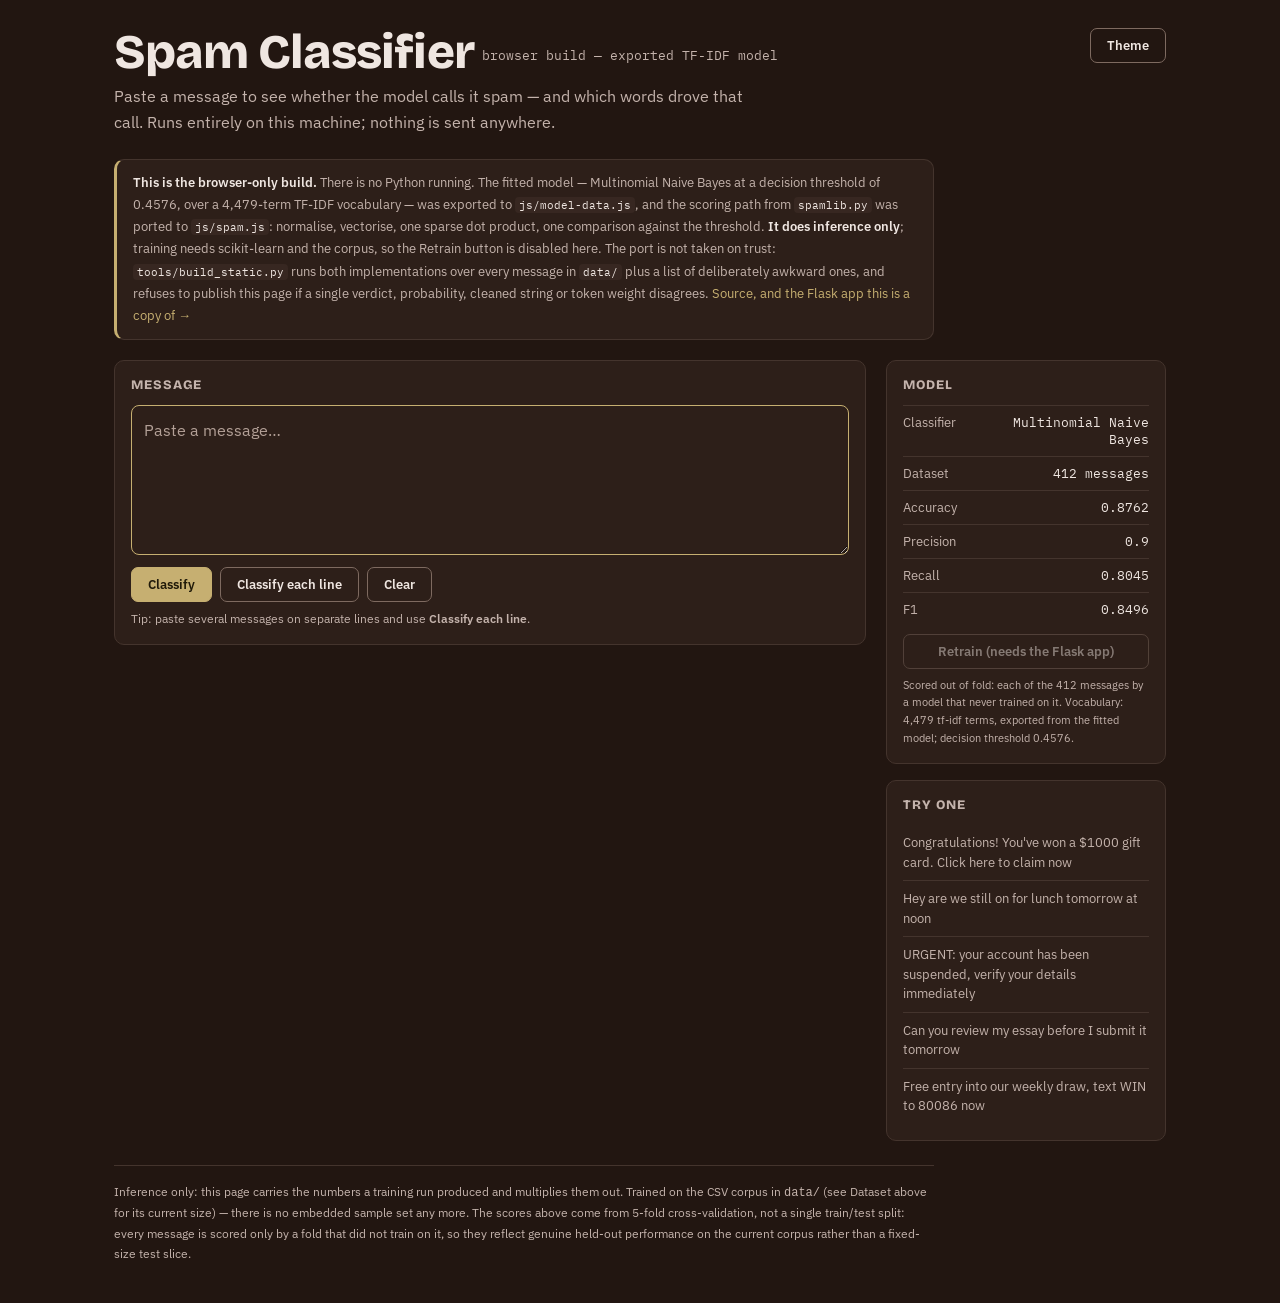
<file: docs/app/index.html>
<!DOCTYPE html>
<html lang="en" class="theme-dark">
<head>
<meta charset="utf-8">
<meta name="viewport" content="width=device-width, initial-scale=1">
<title>Spam Classifier — browser build</title>
<script>
  /* Restores a theme picked on an earlier visit, ahead of first paint so it
     never flashes. Not needed to theme the page: class="theme-dark" above does
     that with or without JavaScript. The key is 'theme', shared by every page
     on luke-zhang-cs-py.github.io, so one choice carries across the site. */
  (function () {
    var saved = null;
    try { saved = localStorage.getItem('theme'); } catch (e) { /* storage blocked */ }
    if (/^[a-z]+$/.test(saved)) document.documentElement.classList.replace('theme-dark', 'theme-' + saved);
  })();
</script>
<link rel="stylesheet" href="fonts.css">
<link rel="stylesheet" href="css/style.css">
<link rel="stylesheet" href="css/static.css">
</head>
<body>
<div class="wrap">

  <header>
    <div class="headtext">
      <h1>Spam Classifier<em>browser build — exported TF-IDF model</em></h1>
      <div class="sub">Paste a message to see whether the model calls it spam &mdash; and
        which words drove that call. Runs entirely on this machine; nothing is sent anywhere.</div>
    </div>
    <button class="secondary" id="themeBtn" type="button" aria-label="Switch to light theme">Theme</button>
  </header>

  <!-- Added by tools/build_static.py. The Flask app does not have this
       paragraph because the Flask app does not need it: it has scikit-learn
       behind it and can refit the model. This page cannot, and the two are
       otherwise identical, so the difference has to be said out loud. -->
  <div class="staticBanner">
    <b>This is the browser-only build.</b> There is no Python running. The
    fitted model &mdash; Multinomial Naive Bayes at a decision threshold of
    0.4576, over a 4,479-term TF-IDF vocabulary &mdash; was exported to
    <code>js/model-data.js</code>, and the scoring path from
    <code>spamlib.py</code> was ported to <code>js/spam.js</code>: normalise,
    vectorise, one sparse dot product, one comparison against the threshold.
    <b>It does inference only</b>; training needs scikit-learn and the corpus,
    so the Retrain button is disabled here. The port is not taken on trust:
    <code>tools/build_static.py</code> runs both implementations over every
    message in <code>data/</code> plus a list of deliberately awkward ones, and
    refuses to publish this page if a single verdict, probability, cleaned
    string or token weight disagrees.
    <a href="https://github.com/luke-zhang-cs-py/AI-Spam-Message-Classifier">Source, and the Flask app this is a copy of &rarr;</a>
  </div>

  <div class="board">

    <div class="main">
      <div class="section">
        <h2>Message</h2>
        <textarea id="input" rows="5" placeholder="Paste a message&hellip;"></textarea>
        <div class="btnrow">
          <button id="classifyBtn">Classify</button>
          <button class="secondary" id="batchBtn">Classify each line</button>
          <button class="secondary" id="clearBtn">Clear</button>
        </div>
        <div class="err" id="err" style="display:none;"></div>
        <div class="hint">Tip: paste several messages on separate lines and use
          <b>Classify each line</b>.</div>
      </div>

      <div class="section" id="resultCard" style="display:none;">
        <h2>Verdict</h2>
        <div class="verdict">
          <span class="badge" id="badge">&mdash;</span>
          <div class="confwrap">
            <div class="row"><span class="label">Confidence</span>
              <span class="val" id="confVal">&mdash;</span></div>
            <div class="bar"><div class="fill" id="confFill"></div></div>
          </div>
        </div>

        <div class="stat"><span>Recognised words</span><b id="knownTokens">&mdash;</b></div>
        <div class="stat"><span>After cleaning</span><b class="cleaned" id="cleaned">&mdash;</b></div>

        <h2 style="margin-top:var(--space-4);">What drove it</h2>
        <div class="tokens" id="tokens"></div>
        <div class="legendrow">
          <span><i class="sw spam"></i>pushes spam</span>
          <span><i class="sw ham"></i>pushes ham</span>
        </div>
        <div class="note" id="tokenNote"></div>
      </div>

      <div class="section" id="batchCard" style="display:none;">
        <h2>Batch results</h2>
        <div class="stat"><span>Total</span><b id="bTotal">&mdash;</b></div>
        <div class="stat"><span>Spam / Ham</span><b id="bSplit">&mdash;</b></div>
        <table class="batch" id="batchTable"></table>
      </div>
    </div>

    <div class="side">
      <div class="section">
        <h2>Model</h2>
        <div class="stat"><span>Classifier</span><b id="mName">&mdash;</b></div>
        <div class="stat"><span>Dataset</span><b id="mData">&mdash;</b></div>
        <div class="stat"><span>Accuracy</span><b id="mAcc">&mdash;</b></div>
        <div class="stat"><span>Precision</span><b id="mPrec">&mdash;</b></div>
        <div class="stat"><span>Recall</span><b id="mRec">&mdash;</b></div>
        <div class="stat"><span>F1</span><b id="mF1">&mdash;</b></div>
        <button class="secondary" id="retrainBtn">Retrain</button>
        <div class="note" id="mNote"></div>
      </div>

      <div class="section">
        <h2>Try one</h2>
        <ul class="samples" id="samples"></ul>
      </div>
    </div>

  </div>

  <footer>Inference only: this page carries the numbers a training run produced and multiplies
    them out. Trained on the CSV corpus in <code>data/</code> (see Dataset above for its
    current size) &mdash; there is no embedded sample set any more. The scores above
    come from 5-fold cross-validation, not a single train/test split: every message is
    scored only by a fold that did not train on it, so they reflect genuine held-out
    performance on the current corpus rather than a fixed-size test slice.</footer>

</div>
<!-- Order matters. model-data.js is read by spam.js as it defines
     itself; static-api.js installs the fetch shim before app.js
     runs and immediately calls it; static-ui.js corrects a control
     app.js binds and goes last. app.js itself is the Flask app's
     file, copied byte for byte -- see tools/build_static.py. -->
<script src="js/model-data.js"></script>
<script src="js/spam.js"></script>
<script src="js/static-api.js"></script>
<script src="js/app.js"></script>
<script src="js/static-ui.js"></script>
</body>
</html>
</file>
<file: docs/fonts.css>
/* Self-hosted type for every project page (see DESIGN.md). No external requests, so it works offline and under a CSP.
   Copy this file and the fonts/ folder next to each other; the url()s are relative to this file.
   Bricolage Grotesque is variable: one file covers every weight from 200 to 800. Licences: fonts/OFL-*.txt */
@font-face{font-family:"Bricolage Grotesque";src:url("fonts/bricolage-grotesque-latin-wght.woff2") format("woff2");font-weight:200 800;font-style:normal;font-display:swap}
@font-face{font-family:"IBM Plex Sans";src:url("fonts/ibm-plex-sans-latin-400.woff2") format("woff2");font-weight:400;font-style:normal;font-display:swap}
@font-face{font-family:"IBM Plex Sans";src:url("fonts/ibm-plex-sans-latin-600.woff2") format("woff2");font-weight:600;font-style:normal;font-display:swap}
@font-face{font-family:"IBM Plex Mono";src:url("fonts/ibm-plex-mono-latin-400.woff2") format("woff2");font-weight:400;font-style:normal;font-display:swap}
@font-face{font-family:"IBM Plex Mono";src:url("fonts/ibm-plex-mono-latin-600.woff2") format("woff2");font-weight:600;font-style:normal;font-display:swap}
</file>
<file: docs/app/fonts.css>
/* Self-hosted type for every project page (see DESIGN.md). No external requests, so it works offline and under a CSP.
   Copy this file and the fonts/ folder next to each other; the url()s are relative to this file.
   Bricolage Grotesque is variable: one file covers every weight from 200 to 800. Licences: fonts/OFL-*.txt */
@font-face{font-family:"Bricolage Grotesque";src:url("fonts/bricolage-grotesque-latin-wght.woff2") format("woff2");font-weight:200 800;font-style:normal;font-display:swap}
@font-face{font-family:"IBM Plex Sans";src:url("fonts/ibm-plex-sans-latin-400.woff2") format("woff2");font-weight:400;font-style:normal;font-display:swap}
@font-face{font-family:"IBM Plex Sans";src:url("fonts/ibm-plex-sans-latin-600.woff2") format("woff2");font-weight:600;font-style:normal;font-display:swap}
@font-face{font-family:"IBM Plex Mono";src:url("fonts/ibm-plex-mono-latin-400.woff2") format("woff2");font-weight:400;font-style:normal;font-display:swap}
@font-face{font-family:"IBM Plex Mono";src:url("fonts/ibm-plex-mono-latin-600.woff2") format("woff2");font-weight:600;font-style:normal;font-display:swap}
</file>
<file: docs/app/css/style.css>
/* Generated by tools/build_static.py -- edit static/css/style.css instead. */
/* ==========================================================================
   DESIGN TOKENS -- shared by the Flask app and the browser build in docs/app/
   (tools/build_static.py copies this file there byte for byte).
   1. Theme-independent tokens (spacing, type, shape, motion) live on :root.
   2. Colour tokens live in one block per theme, keyed on a class on <html>.
      templates/index.html carries class="theme-dark", so the page is themed
      with no JavaScript at all.
   3. Component rules below read semantic tokens only, never a raw colour.
   To add a theme: copy a theme block, rename it .theme-<name>, set every token
   in it, and add <name> to THEMES in static/js/app.js. Nothing else changes,
   and tests/test_theming.py checks the new block is complete and that every
   pairing the page uses meets WCAG AA in it.
   ========================================================================== */
:root{
  /* spacing: --space-N is N x 4px */
  --space-1:4px; --space-2:8px; --space-3:12px; --space-4:16px; --space-5:20px;
  --space-6:24px; --space-7:28px; --space-10:40px;

  /* typography. Self-hosted (static/fonts.css, loaded first); see DESIGN.md.
     The DESIGN.md scale steps by 3x: --text-sm 13px for mono meta, --text-base
     16px for body copy and the field, --text-xl 48px for the heading, and
     --text-display for a page's one headline. The dense controls of this app
     keep a few smaller steps (--text-3xs to --text-xs, and --text-md for the
     verdict and its confidence) so the panels stay practical. */
  --font-display:"Bricolage Grotesque",sans-serif;
  --font-sans:"IBM Plex Sans",sans-serif;
  --font-mono:"IBM Plex Mono",monospace;
  --text-3xs:10.5px; --text-2xs:11px; --text-xs:12px; --text-sm:13px; --text-md:15px;
  --text-base:16px; --text-xl:48px; --text-display:clamp(64px,14vw,144px);
  --leading-tight:1; --leading-snug:1.5; --leading-normal:1.55; --leading-relaxed:1.6; --leading-loose:1.7;
  --weight-regular:400; --weight-semibold:600;
  --weight-display-light:200; --weight-display:800;   /* display type: these two only */
  --tracking-tight:-.02em; --tracking-caps:.08em; --tracking-badge:.09em;

  /* shape and motion */
  --radius-2xs:2px; --radius-xs:3px; --radius-sm:4px; --radius-md:6px; --radius-lg:7px;
  --radius-xl:8px; --radius-2xl:10px;
  --ease:ease; --duration-fast:.12s; --duration:.15s; --duration-slow:.25s;
}

/* ---- themes. :where(:root) has no specificity, so it is only the fallback for
   an <html> with no theme class or an unknown one; any .theme-* block wins.
   The thirteen core tokens are the "Spam Classifier" palette (clay + wheat)
   from the portfolio's design/palettes.json, used as generated. The rest are
   derived from it: the verdict colours are semantic -- spam is --color-danger,
   ham is --color-success, a muted green (OKLCH hue 150) set apart from the red
   by lightness as well as hue -- and their *-subtle backgrounds and *-border
   edges are low-chroma tints at the same two hues. Every one is opaque, so a
   contrast check reads the colour actually seen. */
:where(:root),.theme-dark{
  color-scheme:dark;
  --color-bg:#221611;
  --color-surface:#2D1F19;              /* the panels */
  --color-surface-subtle:#372721;       /* inset: code */
  --color-border:#44342D;               /* hairlines, the confidence track */
  --color-border-strong:#7E6A60;        /* control edges: 3:1 on the page and the panels */
  --color-text-primary:#EFE6E1;
  --color-text-muted:#C4B3AC;
  --color-text-subtle:#B3A097;          /* placeholder */
  --color-accent:#C6AF71;
  --color-accent-hover:#DAC68F;
  --color-accent-subtle:#3B321A;
  --color-accent-subtle-hover:#423325;  /* the accent at 14% on the surface */
  --color-text-on-accent:#201A09;
  --color-danger:#DF7F78;               /* spam, and errors */
  --color-danger-subtle:#422522;
  --color-danger-border:#5E3532;
  --color-success:#91CF9D;              /* ham */
  --color-success-subtle:#1C3422;
  --color-success-border:#294B31;
}
.theme-light{
  color-scheme:light;
  --color-bg:#FDF3EF;
  --color-surface:#FFFBF8;
  --color-surface-subtle:#F7EAE4;
  --color-border:#E6D7D1;
  --color-border-strong:#9D877D;
  --color-text-primary:#2F231E;
  --color-text-muted:#6A564D;
  --color-text-subtle:#78645B;
  --color-accent:#7C6628;
  --color-accent-hover:#645014;
  --color-accent-subtle:#EEE4CB;
  --color-accent-subtle-hover:#EAE3D7;  /* the accent at 16% on the surface */
  --color-text-on-accent:#FDFAF3;
  --color-danger:#A83634;
  --color-danger-subtle:#FFE6E3;
  --color-danger-border:#F4C8C4;
  --color-success:#20512D;
  --color-success-subtle:#DFF3E2;
  --color-success-border:#BEDEC3;
}

  *{box-sizing:border-box;}
  html,body{margin:0;background:var(--color-bg);color:var(--color-text-primary);
    font-family:var(--font-sans);-webkit-font-smoothing:antialiased;}
  .wrap{max-width:1100px;margin:0 auto;padding:var(--space-7) var(--space-6) var(--space-10);}

  header{margin-bottom:var(--space-6);display:flex;align-items:flex-start;
    justify-content:space-between;gap:var(--space-4);}
  .headtext{flex:1;min-width:0;}
  header #themeBtn{flex:none;}
  h1{font-family:var(--font-display);font-size:var(--text-xl);font-weight:var(--weight-display);
    line-height:var(--leading-tight);margin:0 0 var(--space-2);letter-spacing:var(--tracking-tight);}
  h1 em{font-style:normal;color:var(--color-text-muted);font-weight:var(--weight-regular);
    font-size:var(--text-sm);font-family:var(--font-mono);margin-left:var(--space-2);
    letter-spacing:0;vertical-align:middle;white-space:nowrap;}
  .sub{color:var(--color-text-muted);font-size:var(--text-base);max-width:660px;
    line-height:var(--leading-relaxed);}

  .board{display:flex;gap:var(--space-5);align-items:flex-start;flex-wrap:wrap;}
  .main{flex:1 1 600px;min-width:320px;display:flex;flex-direction:column;gap:var(--space-4);}
  .side{flex:0 0 280px;min-width:260px;display:flex;flex-direction:column;gap:var(--space-4);}

  .section{background:var(--color-surface);border:1px solid var(--color-border);
    border-radius:var(--radius-2xl);padding:var(--space-4);}
  .section h2{margin:0 0 var(--space-3);font-family:var(--font-display);font-size:var(--text-sm);
    letter-spacing:var(--tracking-caps);text-transform:uppercase;color:var(--color-text-muted);
    font-weight:var(--weight-display);}

  /* The field edge is --color-border-strong, not the hairline: a form field's
     boundary has to reach 3:1 against what is around it -- on both sides of
     the line, so the field is filled with the surface it sits on rather than
     an inset tint the edge would fall under 3:1 against. */
  textarea{width:100%;background:var(--color-surface);border:1px solid var(--color-border-strong);
    color:var(--color-text-primary);border-radius:var(--radius-xl);padding:var(--space-3);
    font-size:var(--text-base);font-family:inherit;line-height:var(--leading-normal);resize:vertical;}
  textarea:focus{outline:none;border-color:var(--color-accent);}
  textarea::placeholder{color:var(--color-text-subtle);}

  .btnrow{display:flex;gap:var(--space-2);margin-top:var(--space-2);flex-wrap:wrap;}
  /* The primary action is the accent, filled: --color-text-on-accent is the one
     text colour drawn on it, at rest and hovered. (The accent as text on its own
     subtle tint is under 4.5:1 in the light theme, so the tint is not a button
     face.) A secondary button is outlined in --color-border-strong, 3:1 on the
     page and on a panel, and hovers to the accent's tint under the text colour. */
  button{background:var(--color-accent);color:var(--color-text-on-accent);border:1px solid var(--color-accent);
    padding:var(--space-2) var(--space-4);border-radius:var(--radius-lg);font-weight:var(--weight-semibold);
    font-size:var(--text-sm);cursor:pointer;transition:background var(--duration) var(--ease);
    font-family:inherit;}
  button:hover:not(:disabled){background:var(--color-accent-hover);border-color:var(--color-accent-hover);}
  button:disabled{opacity:.45;cursor:not-allowed;}
  button.secondary{background:transparent;border:1px solid var(--color-border-strong);color:var(--color-text-primary);}
  button.secondary:hover:not(:disabled){background:var(--color-accent-subtle-hover);
    border-color:var(--color-text-muted);color:var(--color-text-primary);}
  button:focus-visible{outline:2px solid var(--color-accent);outline-offset:2px;}
  .side button{width:100%;margin-top:var(--space-2);}

  .hint{font-size:var(--text-xs);color:var(--color-text-muted);margin-top:var(--space-2);
    line-height:var(--leading-normal);}
  .err{margin-top:var(--space-2);font-size:var(--text-sm);color:var(--color-danger);
    line-height:var(--leading-snug);background:var(--color-danger-subtle);
    border:1px solid var(--color-danger-border);border-radius:var(--radius-md);padding:var(--space-2);}

  .verdict{display:flex;align-items:center;gap:var(--space-4);margin-bottom:var(--space-4);flex-wrap:wrap;}
  .badge{font-size:var(--text-md);font-weight:var(--weight-semibold);letter-spacing:var(--tracking-badge);
    text-transform:uppercase;padding:var(--space-2) var(--space-5);border-radius:var(--radius-xl);
    font-family:var(--font-mono);background:var(--color-border);color:var(--color-text-muted);
    white-space:nowrap;}
  .badge.spam{background:var(--color-danger-subtle);color:var(--color-danger);}
  .badge.ham{background:var(--color-success-subtle);color:var(--color-success);}
  .confwrap{flex:1;min-width:180px;}

  .row{display:flex;align-items:baseline;justify-content:space-between;gap:var(--space-2);}
  .label{font-size:var(--text-sm);color:var(--color-text-muted);}
  .val{font-family:var(--font-mono);color:var(--color-text-primary);font-weight:var(--weight-semibold);
    font-size:var(--text-md);font-variant-numeric:tabular-nums;}
  .bar{height:6px;border-radius:var(--radius-xs);background:var(--color-border);overflow:hidden;
    margin-top:var(--space-2);}
  .fill{height:100%;width:0;background:var(--color-accent);transition:width var(--duration-slow) var(--ease);}
  .fill.spam{background:var(--color-danger);}
  .fill.ham{background:var(--color-success);}

  .stat{display:flex;justify-content:space-between;gap:var(--space-3);font-size:var(--text-sm);
    padding:var(--space-2) 0;border-top:1px solid var(--color-border);}
  .stat span{color:var(--color-text-muted);flex:none;}
  .stat b{font-family:var(--font-mono);font-weight:var(--weight-regular);text-align:right;
    word-break:break-word;font-variant-numeric:tabular-nums;}
  .stat b.cleaned{font-size:var(--text-xs);color:var(--color-text-muted);}

  .tokens{display:flex;flex-wrap:wrap;gap:var(--space-2);}
  .tok{font-family:var(--font-mono);font-size:var(--text-xs);padding:var(--space-1) var(--space-2);
    border-radius:var(--radius-md);display:flex;align-items:center;gap:var(--space-2);
    border:1px solid transparent;}
  .tok.spam{background:var(--color-danger-subtle);color:var(--color-danger);border-color:var(--color-danger-border);}
  .tok.ham{background:var(--color-success-subtle);color:var(--color-success);border-color:var(--color-success-border);}
  .tok b{font-weight:var(--weight-semibold);}
  /* The weight beside each word. It used to be dimmed with opacity:.65, which
     took the spam chip's weight under 4.5:1; the lighter weight and smaller
     size carry the hierarchy now, at full contrast. */
  .tok i{font-style:normal;font-weight:var(--weight-regular);font-size:var(--text-3xs);
    font-variant-numeric:tabular-nums;}

  .legendrow{display:flex;gap:var(--space-4);margin-top:var(--space-3);font-size:var(--text-2xs);
    color:var(--color-text-muted);}
  .legendrow span{display:flex;align-items:center;gap:var(--space-2);}
  .sw{width:9px;height:9px;border-radius:var(--radius-2xs);display:inline-block;}
  .sw.spam{background:var(--color-danger);}
  .sw.ham{background:var(--color-success);}

  .note{font-size:var(--text-2xs);color:var(--color-text-muted);line-height:var(--leading-relaxed);
    margin-top:var(--space-2);}

  table.batch{width:100%;border-collapse:collapse;font-size:var(--text-sm);margin-top:var(--space-2);}
  table.batch td{padding:var(--space-2);border-top:1px solid var(--color-border);vertical-align:top;}
  table.batch td.v{width:52px;font-family:var(--font-mono);font-weight:var(--weight-semibold);
    font-size:var(--text-2xs);text-transform:uppercase;}
  table.batch td.v.spam{color:var(--color-danger);}
  table.batch td.v.ham{color:var(--color-success);}
  table.batch td.c{width:56px;text-align:right;color:var(--color-text-muted);
    font-family:var(--font-mono);font-size:var(--text-2xs);font-variant-numeric:tabular-nums;}
  table.batch td.m{color:var(--color-text-primary);line-height:var(--leading-snug);word-break:break-word;}

  .samples{list-style:none;margin:0;padding:0;}
  .samples li{font-size:var(--text-sm);line-height:var(--leading-snug);padding:var(--space-2) 0;
    border-top:1px solid var(--color-border);color:var(--color-text-muted);cursor:pointer;
    transition:color var(--duration-fast) var(--ease);}
  .samples li:first-child{border-top:none;}
  .samples li:hover{color:var(--color-accent);}

  footer{margin-top:var(--space-6);font-size:var(--text-xs);color:var(--color-text-muted);
    border-top:1px solid var(--color-border);padding-top:var(--space-4);line-height:var(--leading-loose);
    max-width:820px;}
</file>
<file: docs/app/css/static.css>
/* ---------------------------------------------------------------------------
   static.css — the only thing the browser-only build adds to the look
   ---------------------------------------------------------------------------
   Loaded after style.css, and it adds rather than overrides: the two builds
   should look like the same program, because they are the same program. The
   markup, the stylesheet and app.js are copied byte for byte out of the Flask
   app by tools/build_static.py.

   The banner is not decoration. This page and the Flask app are pixel for
   pixel the same, and the difference between them -- one loads a fitted
   scikit-learn model and can refit it, the other carries the numbers that
   model ended up with and can only multiply them out -- is invisible unless
   it is written down.
   --------------------------------------------------------------------------- */

  /* Reads the tokens in static/css/style.css, which is loaded first. */
  .staticBanner{margin:0 0 var(--space-5);padding:var(--space-3) var(--space-4);
    border-radius:var(--radius-2xl);
    background:var(--color-surface);border:1px solid var(--color-border);
    border-left:3px solid var(--color-accent);
    color:var(--color-text-muted);font-size:var(--text-sm);line-height:var(--leading-loose);
    max-width:820px;}
  .staticBanner b{color:var(--color-text-primary);font-weight:var(--weight-semibold);}
  .staticBanner code{font-family:var(--font-mono);font-size:var(--text-2xs);
    color:var(--color-text-primary);background:var(--color-surface-subtle);
    border-radius:var(--radius-sm);padding:1px var(--space-1);}
  .staticBanner a{color:var(--color-accent);text-decoration:none;}
  .staticBanner a:hover{text-decoration:underline;}
</file>
